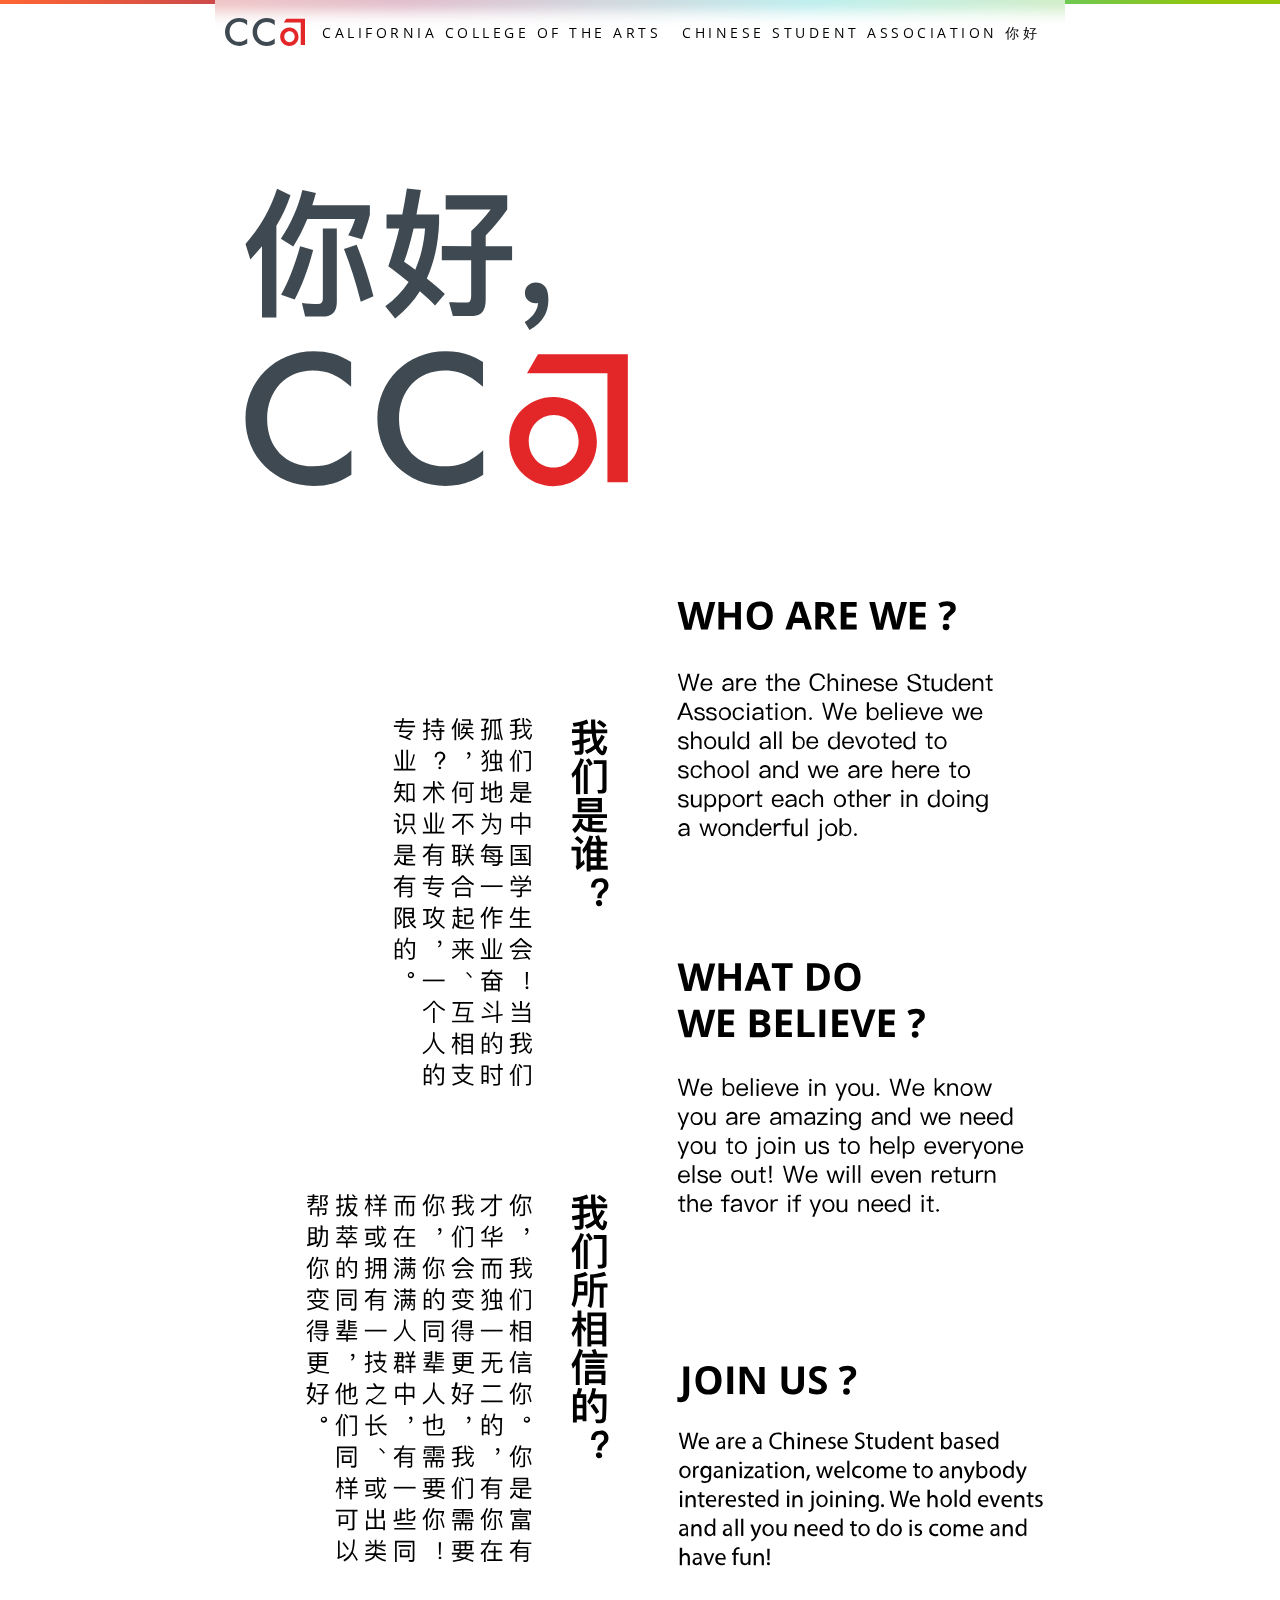
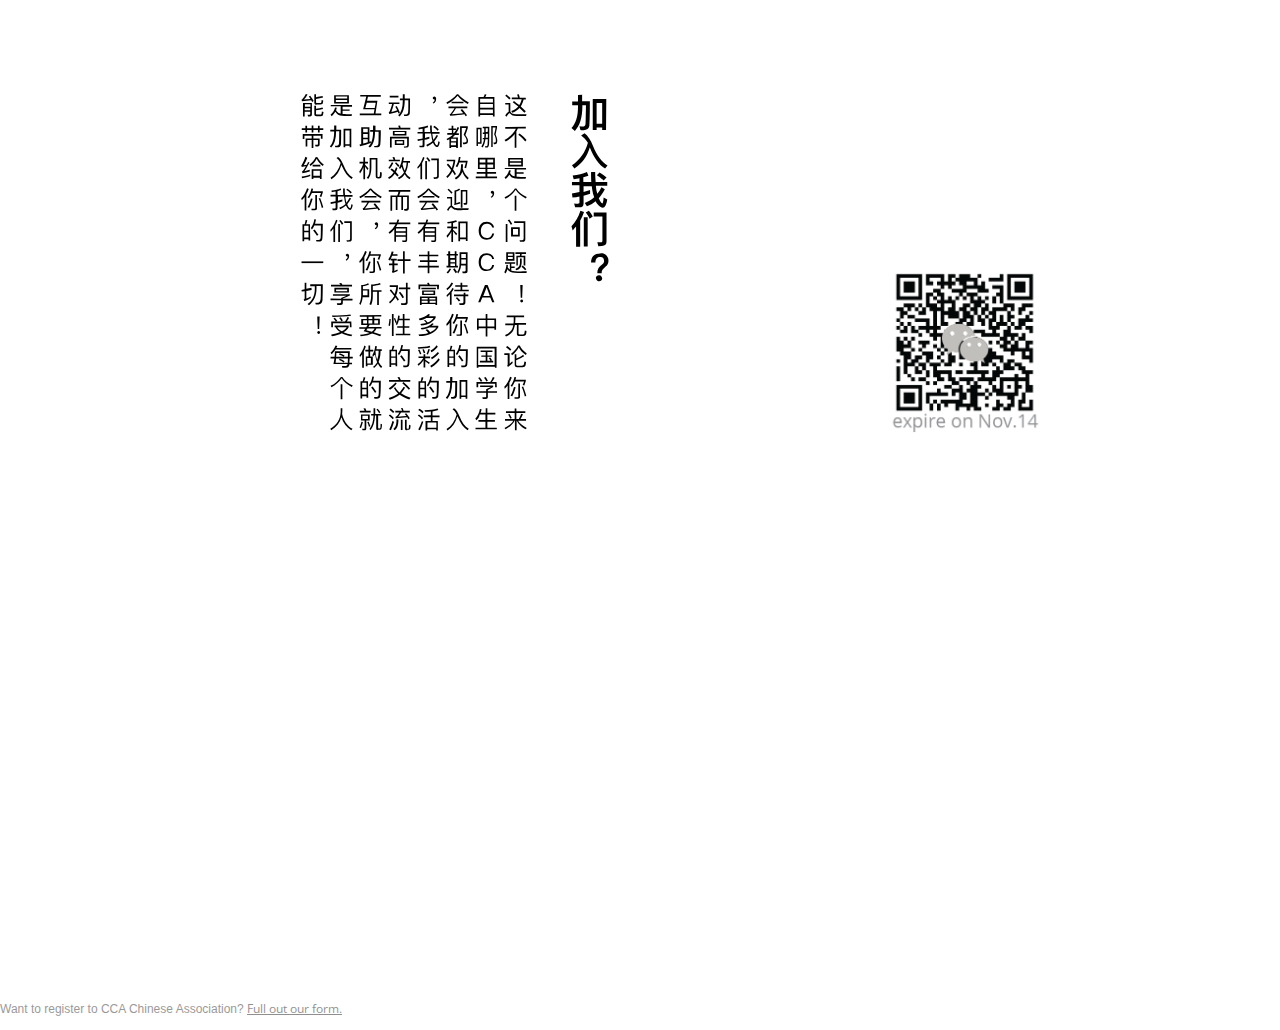
<file: index.html>
<!DOCTYPE html>
<html lang="en zh-Hans zh zh-Hant">

<head>

  <meta charset="utf-8">
    
  <title>My China</title>
  <meta name="author" content="Zhiyu(Reaji) Xue" />
  <meta name="viewport" content="width=device-width, initial-scale=1, maximum-scale=1" />
  <meta name="apple-mobile-web-app-capable" content="yes" />
 <!-- For iPhone 4 with high-resolution Retina display: -->
<link rel="apple-touch-icon-precomposed" sizes="180x180" href="assets/img/apple-touch-icon.png">
<!-- For non-Retina iPhone, iPod Touch, and Android 2.1+ devices: -->
<link rel="apple-touch-icon-precomposed" href="assets/img/apple-touch-icon.png">
<!-- For nokia devices: -->
<link rel="shortcut icon" href="assets/img/apple-touch-icon.png">

<meta name="apple-mobile-web-app-status-bar-style" content="black">
  <link rel="stylesheet" href="assets/css/main.css" />
  <link href='https://fonts.googleapis.com/css?family=Open+Sans:400,300,300italic,400italic,600,600italic,700,700italic,800,800italic' rel='stylesheet' type='text/css' />
  
  <!-- <link rel="mask-icon" href="assets/img/logo.svg" > -->
    <link rel="apple-touch-startup-image"
         and (-webkit-device-pixel-ratio: 2)"
      href="assets/img/startup.png" />
  <meta name="apple-mobile-web-app-status-bar-style" content="translucent" />
  <meta name = "viewport" content = "width = content-width, initial-scale = 1.0, shrink-to-fit = no" />


</head>

<body> 
  <img id="top" src="assets/img/top.png" ></img>
       
     <div id="title" class="title"><a class="titlelink" href="http://reaji.github.io/Mychina"><img id="logo" class="logo" src="assets/img/logo.svg"></img></a><h6 id="logotype" class="logotype"><a class="titlelink" href="http://reaji.github.io/Mychina">CALIFORNIA COLLEGE OF THE ARTS</a></h6> <h6 id="csatype" class="csatype"><a class="titlelink" href="http://reaji.github.io/Mychina">CHINESE STUDENT ASSOCIATION 你好</a></h6>
     </div>

<div class="content">
     <div class="greet"><img id="nihao" src="assets/img/NihaoCCA.svg"/><img id="hello" src="assets/img/HelloCCA.svg"/></div>

     <div class="recruit"><img class="fit" src="assets/img/recruitinfoMobile.svg" /><img class="QR" src="assets/img/QRTem.png"></div> </div>


  

  
  </div>


  <div id="register" class="register"><h2 class="form"> &nbsp &nbsp &nbsp JOIN US BY HERE ! ^_^</h2>
    <!-- Change the width and height values to suit you best -->
<div class="typeform-widget" data-url="https://zxue.typeform.com/to/G2J5FK" data-text="Registration Form" style="width:100%;height:500px;"></div>
<script>(function(){var qs,js,q,s,d=document,gi=d.getElementById,ce=d.createElement,gt=d.getElementsByTagName,id='typef_orm',b='https://s3-eu-west-1.amazonaws.com/share.typeform.com/';if(!gi.call(d,id)){js=ce.call(d,'script');js.id=id;js.src=b+'widget.js';q=gt.call(d,'script')[0];q.parentNode.insertBefore(js,q)}})()</script>
    <div style="font-family: Sans-Serif;font-size: 12px;color: #333;opacity: 0.5; padding-top: 5px;">Want to register to CCA Chinese Association?  <a href="https://zxue.typeform.com/to/G2J5FK" style="color: #222" target="_blank">Full out our form.</a></div>

</div>
</div>


<script>
  (function(i,s,o,g,r,a,m){i['GoogleAnalyticsObject']=r;i[r]=i[r]||function(){
  (i[r].q=i[r].q||[]).push(arguments)},i[r].l=1*new Date();a=s.createElement(o),
  m=s.getElementsByTagName(o)[0];a.async=1;a.src=g;m.parentNode.insertBefore(a,m)
  })(window,document,'script','//www.google-analytics.com/analytics.js','ga');

  ga('create', 'UA-69363537-1', 'auto');
  ga('send', 'pageview');

</script>
</body>

</html>
</file>
<file: assets/css/main.css>
*{
	font-family: 'Open Sans', sans-serif;
 
}

@keyframes nihello {
    0% {opacity: 0;}
    50% {opacity:1;}
    100% {opacity: 0;}

}
@keyframes helloni {
    0% {opacity: 1;}
    50% {opacity:0;}
    100% {opacity: 1;}
}


body { 	width:100%; 
	margin-top: -13px;
	margin-left: 0; 
    height: 100%;
    overflow-x:hidden; 

	}

#top {width:100%; margin-top: -10px;height: 5px;}




.titlelink {
    text-decoration: none;
    color: black;
}

.title {
    margin: -11px auto;
    height:75px;
    width: 850px; 
    backdrop-filter: blur(10px);
}

.logo {
    width: 80px;
    margin-left: 10px;
    margin-top: 20px;
}

.logotype {
    display: inline-block;
    font-weight: 400;
    margin-top: 24px;
    margin-left: 2%;
    vertical-align: top;
    letter-spacing: 3.5px;
    line-height: 150%;
    font-size: 14px;
}

.csatype {
    display: inline-block;
    font-weight: 400;
    margin-top: 24px;
    margin-left: 2%;
    vertical-align: top;
    letter-spacing: 3.5px;
    line-height: 150%;
    font-size: 14px;
}

.typeformtitle {
    font-weight: 300;
}

.content {
    width: 850px;
    margin: 0 auto;

}

#nihao {
    position: absolute;
   margin: 0 auto;
    animation: nihello ease-in-out 10s infinite 2s ;
   max-width: 850px;


}

#hello {
   position: absolute;
    margin: 0 auto;
   opacity: 0;
   animation: helloni ease-in-out 10s infinite 2s;
   z-index: -1;
   max-width: 850px;
}

.greet {
    position: relative;
    height: 12%;
        
}

.recruit {
    position: relative;
    max-width: 850px;
    top:500px;
    z-index: -1;
        
}

.recruit .QR{
    position: absolute;
    max-width: 180px;
    bottom:10px;
    right: 10px;
        
}


.register{
    display: block;
    position: relative;
    top:550px;
      
}

.register .form {
    font-weight: 600;
    position: absolute;
    top:0px;
    z-index: 1;
    color: white;
       
}


/*
.registerTitle{
    position: fixed;
    top:50px;
    left: 150px;
    background-color: rgba(255, 255, 255, 0.4);
   backdrop-filter: blur(5px);
   width:100px;
   height:100px;
   z-index: 1;
}
*/
@media screen and (max-width: 768px) {
.title {
	margin: -12px auto;
	height: 50px;
	width: 100%;
 background: #eeeeee;
 backdrop-filter: blur(10px);



}

.logo {
	width: 50px;
	margin-left: 5%;
	margin-top: 20px;
}

.logotype {
    display: inline-block;
    width: 130px;
    font-weight: 400;
    margin-top: 19px;
    margin-left: 10px;
    vertical-align: top;
    letter-spacing: 2px;
    line-height: 10px;
    font-size: 9.2px;
}

.csatype {
    display: inline-block;
    width: 113px;
    font-weight: 400;
    margin-top: 19px;
    margin-left: 1%;
    vertical-align: top;
    letter-spacing: 2px;
    line-height: 10px;
    font-size: 9.2px;
}

.register{
    display: block;
    position: relative;
    top:250px;
}

.register .form {
    font-weight: 600;
    position: absolute;
    top:0px;
    z-index: 1;
    color: white;
}

#nihao {
   position: absolute;
  width: 50%;
  min-width: 313px;
  animation: nihello ease-in-out 10s infinite 2s;
}
 #hello {
   position: absolute;
   width: 50%;
    opacity: 0;
    min-width: 313px;
     animation: helloni ease-in-out 10s infinite 2s;
}

.content {
    width: 100%;
    margin: 0 auto;
      
}

.greet {
    position: relative;
    width: 80%;
    left: 5%;


}
.recruit {
    position: relative;
    width: 100%;
    right: 0;
    top: 200px; 
}

.recruit .fit {
   position: relative;
   right: 0;

}


.recruit .QR{
    position: absolute;
    width: 25%;
    bottom:10px;
    right: 3%;
}

}


@media screen and (max-width: 340px) {
.title {
    margin: -12px auto;
    height: 50px;
    width: 100%;
 background: #eeeeee;
 backdrop-filter: blur(10px);



}

.logo {
    width: 50px;
    margin-left: 5%;
    margin-top: 20px;
}

.logotype {
    display: inline-block;
    width: 118px;
    font-weight: 400;
    margin-top: 19px;
    margin-left: 3%;
    vertical-align: top;
    letter-spacing: 2px;
    line-height: 10px;
    font-size: 8px;
}

.csatype {
    display: inline-block;
    width: 113px;
    font-weight: 400;
    margin-top: 19px;
    margin-left: 1%;
    vertical-align: top;
    letter-spacing: 2px;
    line-height: 10px;
    font-size: 8px;
}

.register{
    display: block;
    position: relative;
    top:150px;
}

.register .form {
    font-weight: 600;
    position: absolute;
    top:0px;
    z-index: 1;
    color: white;
}

#nihao {
   position: absolute;

width: 40%;
  min-width: 300px;

  animation: nihello ease-in-out 10s infinite 2s;
}
 #hello {
   position: absolute;
   width: 40%;
    opacity: 0;
    min-width: 300px;

     animation: helloni ease-in-out 10s infinite 2s;
}

.content {
    width: 100%;
    margin: 0 auto;
      
}

.greet {
    position: relative;
    width: 300px;
    left: 5%;
   /* overflow-x:hidden;*/

}
.recruit {
    position: relative;
    width: 100%;
    right: 0;
    top: 120px;
}

.recruit .fit {
   position: relative;
   right: 0;
   width: 95%;
}


.recruit .QR{
    position: absolute;
    width: 25%;
    bottom:10px;
    right: 3%;
}

}
</file>
